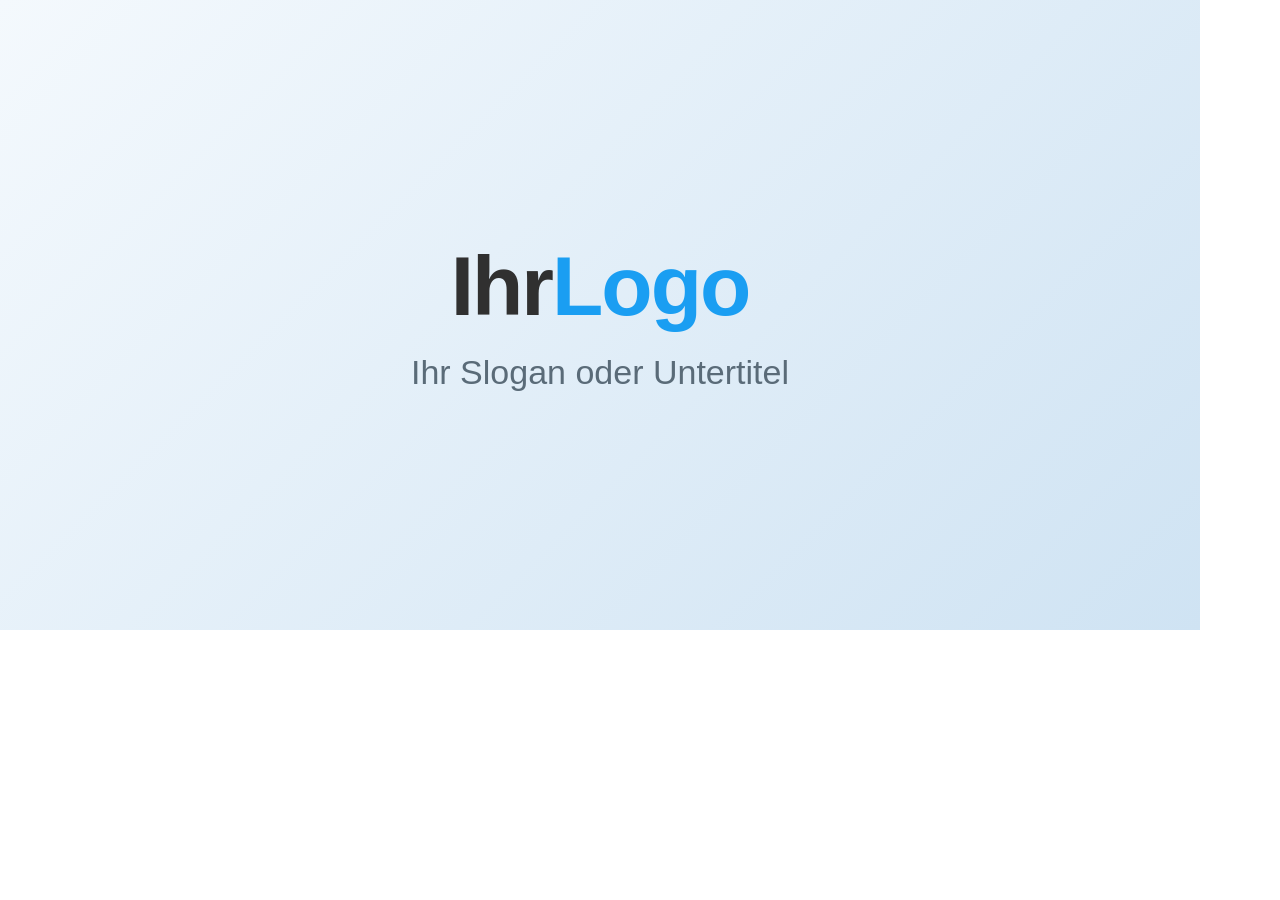
<file: design/og-image.html>
<!-- Share-Bild-Vorlage (1200x630). Anpassen, dann: chrome --headless --window-size=1200,630 --screenshot=static/assets/img/og-image.png file://$PWD/design/og-image.html -->
<!doctype html><meta charset=utf-8><style>html,body{margin:0}div{width:1200px;height:630px;background:linear-gradient(135deg,#f4f9fd,#cfe3f3);display:flex;flex-direction:column;align-items:center;justify-content:center;font-family:-apple-system,Helvetica,Arial;color:#303030}h1{font-size:84px;margin:0;letter-spacing:-2px}p{font-size:34px;color:#5a6b78;margin:18px 0 0}b{color:#1a9ef2}</style><div><h1>Ihr<b>Logo</b></h1><p>Ihr Slogan oder Untertitel</p></div>
</file>
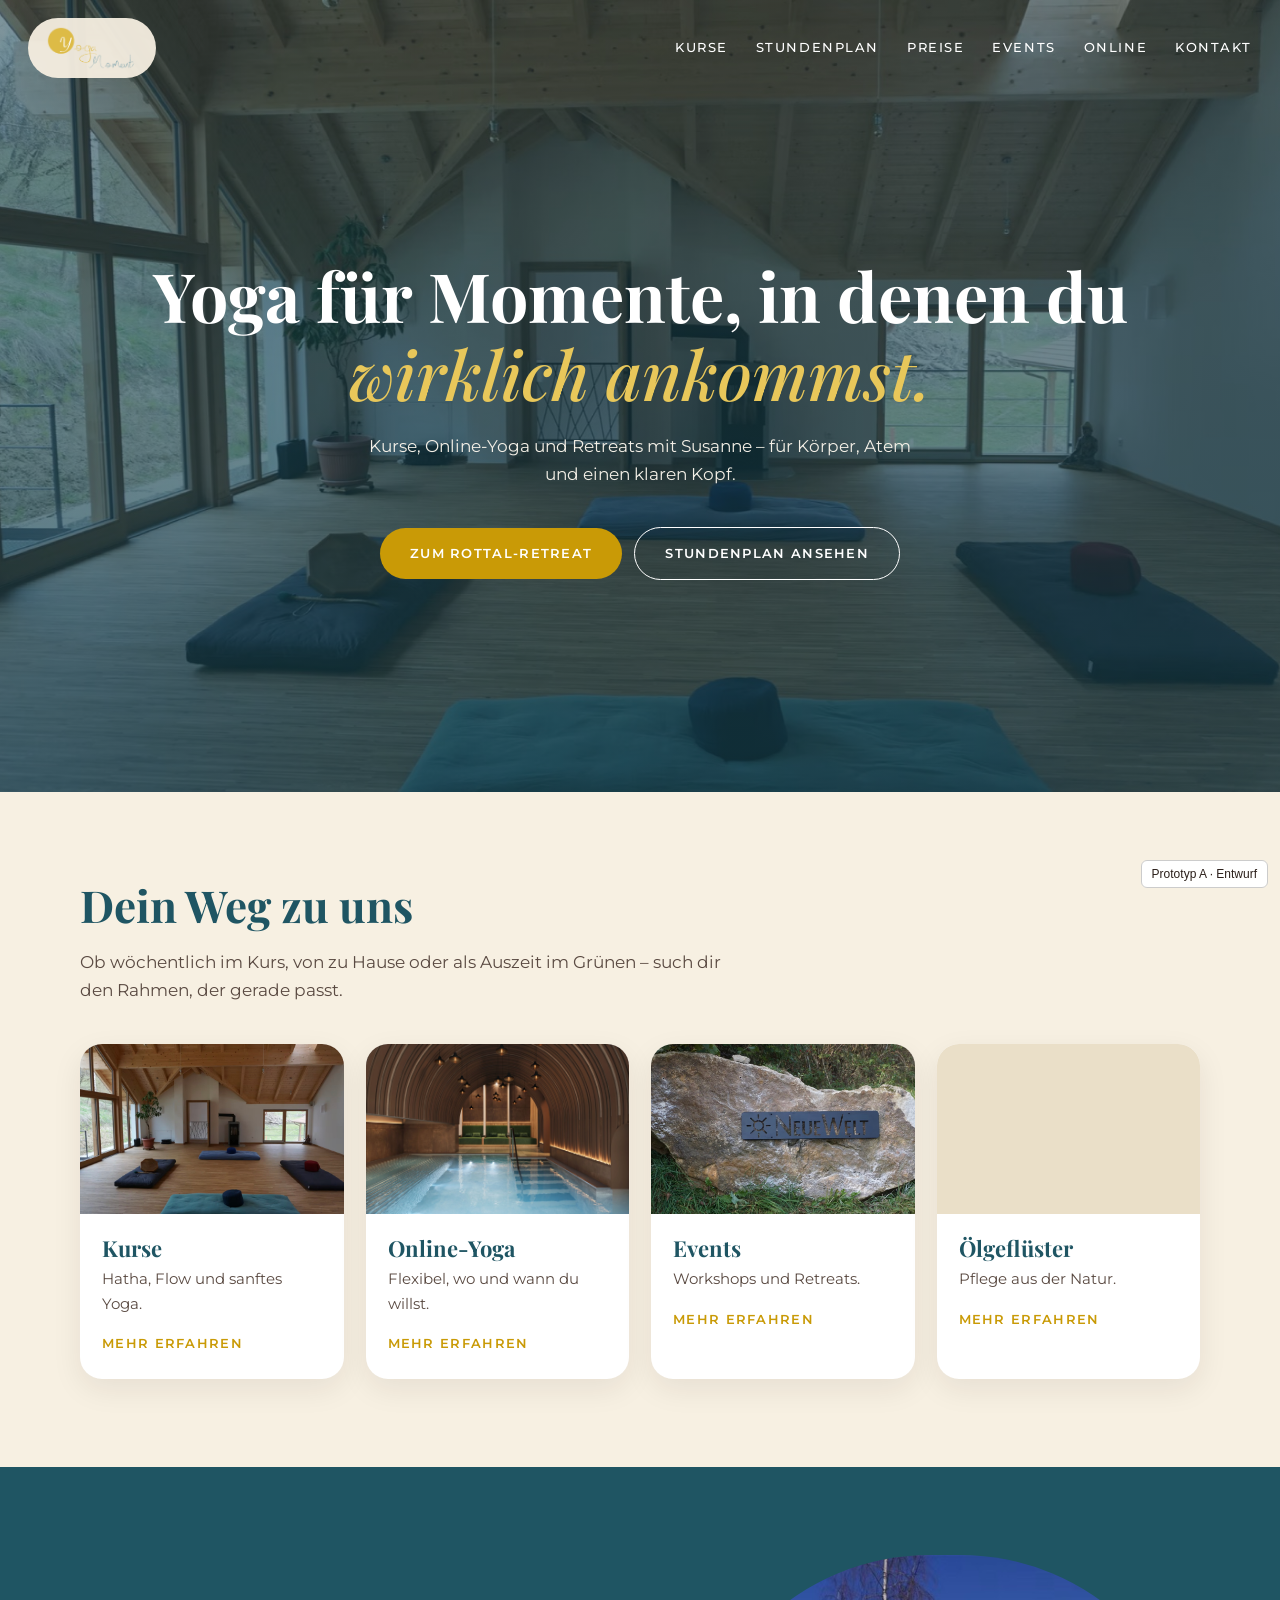
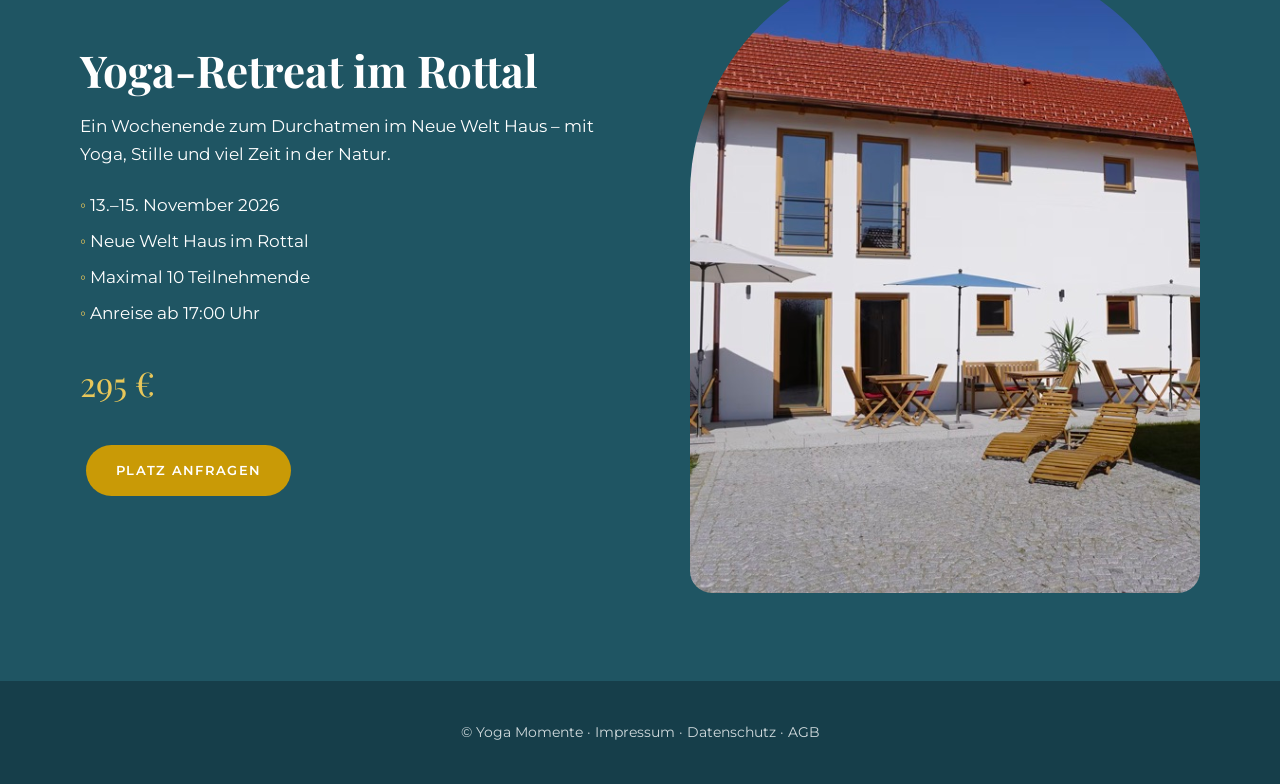
<file: design/proto-a.html>
<!doctype html>
<html lang="de"><head><meta charset="utf-8"><meta name="viewport" content="width=device-width,initial-scale=1">
<title>Prototyp A – Foto-Hero</title>
<link href="https://fonts.googleapis.com/css2?family=Montserrat:wght@400;500;600&family=Playfair+Display:ital,wght@0,500;0,700;1,500&display=swap" rel="stylesheet">
<style>
:root{--gold:#c99a06;--gold-soft:#e8c75a;--petrol:#1f5563;--petrol-dk:#163e4a;--sky:#5f8a9c;--cream:#f7f0e2;--sand:#eadfc8;--ink:#2b1f1a}
*{box-sizing:border-box}body{margin:0;font:400 17px/1.65 Montserrat,sans-serif;color:var(--ink);background:var(--cream)}
img{max-width:100%;display:block}a{color:inherit;text-decoration:none}
.wrap{max-width:1160px;margin:0 auto;padding:0 20px}
header{position:absolute;inset:0 0 auto;z-index:5;display:flex;align-items:center;justify-content:space-between;padding:18px 28px}
header img{height:60px;background:rgba(247,240,226,.94);padding:8px 18px;border-radius:999px}
nav{display:flex;gap:28px;font-size:13px;letter-spacing:.12em;text-transform:uppercase;color:#fff;font-weight:500}
@media(max-width:820px){nav{display:none}header img{height:48px}}
.hero{position:relative;min-height:88vh;display:grid;place-items:center;text-align:center;color:#fff;padding:140px 20px 90px;background:linear-gradient(rgba(22,62,74,.55),rgba(22,62,74,.7)),url(proto-img/yogaraum.jpg) center/cover}
h1,h2,h3{font-family:'Playfair Display',serif;font-weight:700;line-height:1.15;margin:0}
.hero h1{font-size:clamp(38px,6vw,68px);max-width:15em;margin:0 auto 20px}
em{font-style:italic;font-weight:500;color:var(--gold-soft)}
.hero p{max-width:34em;margin:0 auto 32px;color:#f3efe6}
.btn{display:inline-block;padding:15px 30px;border-radius:999px;font-size:13px;letter-spacing:.1em;text-transform:uppercase;font-weight:600;margin:6px}
.btn.gold{background:var(--gold);color:#fff}.btn.ghost{border:1.5px solid #fff;color:#fff}
section{padding:88px 0}
h2{font-size:clamp(30px,4vw,44px);color:var(--petrol);margin-bottom:14px}
.lead{max-width:38em;color:#5a4a42}
.cards{display:grid;grid-template-columns:repeat(auto-fit,minmax(230px,1fr));gap:22px;margin-top:40px}
.card{background:#fff;border-radius:22px;overflow:hidden;box-shadow:0 10px 30px rgba(43,31,26,.08)}
.card .ph{height:170px;background:var(--sand) center/cover}
.card div.t{padding:22px}.card h3{font-size:22px;color:var(--petrol);margin-bottom:6px}.card p{margin:0 0 12px;font-size:15px;color:#5a4a42}
.card a.l{color:var(--gold);font-weight:600;font-size:13px;letter-spacing:.1em;text-transform:uppercase}
.retreat{background:var(--petrol);color:#fff}
.retreat .grid{display:grid;grid-template-columns:1.1fr 1fr;gap:48px;align-items:center}
@media(max-width:820px){.retreat .grid{grid-template-columns:1fr}}
.retreat h2{color:#fff}.retreat .pic{border-radius:240px 240px 22px 22px;aspect-ratio:4/5;background:url(proto-img/haus.jpg) 35% center/cover}
.facts{list-style:none;padding:0;margin:22px 0 28px;display:grid;gap:8px}.facts li:before{content:"◦ ";color:var(--gold-soft)}
.price{font-family:'Playfair Display',serif;font-size:34px;color:var(--gold-soft)}
footer{background:var(--petrol-dk);color:#cfd9dc;text-align:center;padding:40px 20px;font-size:14px}
.note{position:fixed;right:12px;bottom:12px;background:#fff;border:1px solid #ccc;padding:6px 10px;font:12px sans-serif;border-radius:6px;z-index:9}
</style></head><body>
<div class="note">Prototyp A · Entwurf</div>
<header><img src="proto-img/logo.png" alt="Yoga Momente"><nav><a>Kurse</a><a>Stundenplan</a><a>Preise</a><a>Events</a><a>Online</a><a>Kontakt</a></nav></header>
<div class="hero"><div><h1>Yoga für Momente, in denen du <em>wirklich ankommst.</em></h1>
<p>Kurse, Online-Yoga und Retreats mit Susanne – für Körper, Atem und einen klaren Kopf.</p>
<a class="btn gold" href="#">Zum Rottal-Retreat</a><a class="btn ghost" href="#">Stundenplan ansehen</a></div></div>
<section><div class="wrap"><h2>Dein Weg zu uns</h2><p class="lead">Ob wöchentlich im Kurs, von zu Hause oder als Auszeit im Grünen – such dir den Rahmen, der gerade passt.</p>
<div class="cards">
<a class="card" href="#"><div class="ph" style="background-image:url(proto-img/yogaraum.jpg)"></div><div class="t"><h3>Kurse</h3><p>Hatha, Flow und sanftes Yoga.</p><span class="l" style="color:var(--gold);font-weight:600;font-size:13px;letter-spacing:.1em;text-transform:uppercase">Mehr erfahren</span></div></a>
<a class="card" href="#"><div class="ph" style="background-image:url(proto-img/pool.jpg)"></div><div class="t"><h3>Online-Yoga</h3><p>Flexibel, wo und wann du willst.</p><span style="color:var(--gold);font-weight:600;font-size:13px;letter-spacing:.1em;text-transform:uppercase">Mehr erfahren</span></div></a>
<a class="card" href="#"><div class="ph" style="background-image:url(proto-img/stein.jpg)"></div><div class="t"><h3>Events</h3><p>Workshops und Retreats.</p><span style="color:var(--gold);font-weight:600;font-size:13px;letter-spacing:.1em;text-transform:uppercase">Mehr erfahren</span></div></a>
<a class="card" href="#"><div class="ph"></div><div class="t"><h3>Ölgeflüster</h3><p>Pflege aus der Natur.</p><span style="color:var(--gold);font-weight:600;font-size:13px;letter-spacing:.1em;text-transform:uppercase">Mehr erfahren</span></div></a>
</div></div></section>
<section class="retreat"><div class="wrap grid"><div><h2>Yoga-Retreat im Rottal</h2>
<p>Ein Wochenende zum Durchatmen im Neue Welt Haus – mit Yoga, Stille und viel Zeit in der Natur.</p>
<ul class="facts"><li>13.–15. November 2026</li><li>Neue Welt Haus im Rottal</li><li>Maximal 10 Teilnehmende</li><li>Anreise ab 17:00 Uhr</li></ul>
<div class="price">295 €</div><br><a class="btn gold" href="#">Platz anfragen</a></div><div class="pic"></div></div></section>
<footer>© Yoga Momente · Impressum · Datenschutz · AGB</footer>
</body></html>
</file>
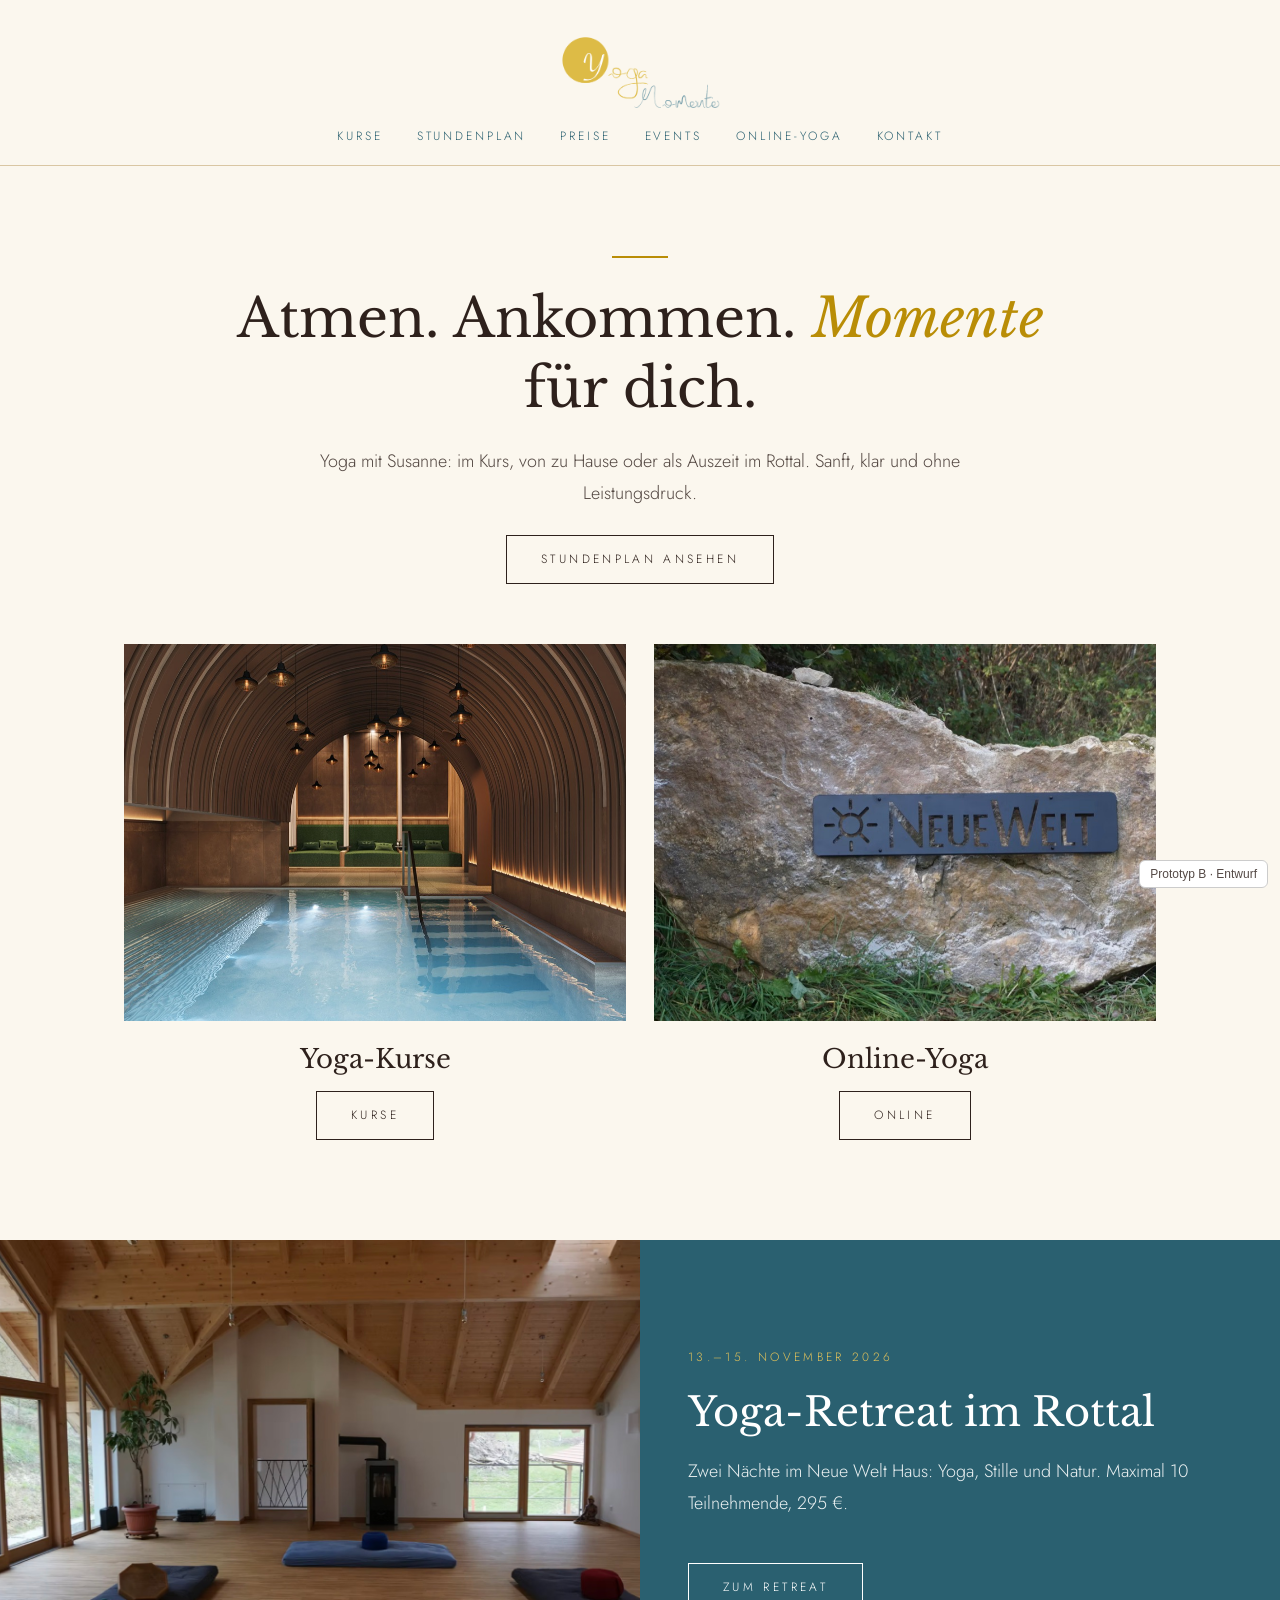
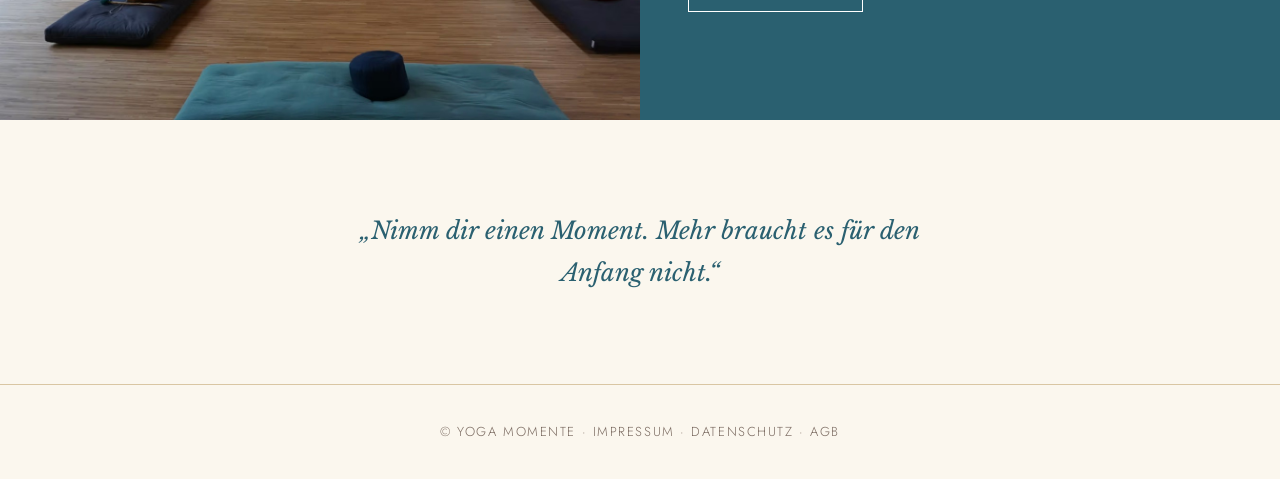
<file: design/proto-b.html>
<!doctype html>
<html lang="de"><head><meta charset="utf-8"><meta name="viewport" content="width=device-width,initial-scale=1">
<title>Prototyp B – Ruhig und editorial</title>
<link href="https://fonts.googleapis.com/css2?family=Jost:wght@300;400&family=Libre+Baskerville:ital@0;1&display=swap" rel="stylesheet">
<style>
:root{--gold:#b98d06;--petrol:#2a6070;--sky:#5f8a9c;--cream:#f4ecdc;--paper:#fbf7ee;--clay:#d9c6a3;--ink:#2e211c}
*{box-sizing:border-box}body{margin:0;font:300 18px/1.75 Jost,sans-serif;color:rgba(46,33,28,.82);background:var(--paper)}
img{max-width:100%;display:block}a{color:inherit;text-decoration:none}
.wrap{max-width:1080px;margin:0 auto;padding:0 24px}
header{display:flex;flex-direction:column;align-items:center;padding:34px 20px 18px;gap:14px;border-bottom:1px solid var(--clay)}
header img{height:78px}
nav{display:flex;flex-wrap:wrap;justify-content:center;gap:10px 34px;font-size:12px;letter-spacing:.24em;text-transform:uppercase;color:var(--petrol)}
h1,h2,h3{font-family:'Libre Baskerville',serif;font-weight:400;color:var(--ink);line-height:1.3;margin:0}
.intro{text-align:center;padding:90px 0 60px}
.intro h1{font-size:clamp(32px,5vw,54px);max-width:16em;margin:0 auto 22px}
.intro h1 i{color:var(--gold)}
.intro p{max-width:36em;margin:0 auto}
.btn{display:inline-block;border:1px solid var(--ink);padding:13px 34px;font-size:12px;letter-spacing:.28em;text-transform:uppercase;color:var(--ink);margin-top:26px}
.btn:hover{background:var(--ink);color:#fff}.btn.fill{background:var(--petrol);border-color:var(--petrol);color:#fff}
.tiles{display:grid;grid-template-columns:repeat(2,1fr);gap:28px}
@media(max-width:760px){.tiles{grid-template-columns:1fr}}
.tile{text-align:center}.tile .ph{aspect-ratio:4/3;background:var(--clay) center/cover;margin-bottom:22px}
.tile h3{font-size:26px}.tile .btn{margin-top:14px}
.band{background:var(--petrol);color:#eaf0f1;margin-top:100px}
.band .row{display:grid;grid-template-columns:1fr 1fr;min-height:480px}
@media(max-width:760px){.band .row{grid-template-columns:1fr}}
.band .pic{background:url(proto-img/yogaraum.jpg) center/cover;min-height:300px}
.band .txt{padding:64px 48px;align-self:center}
.band h2{color:#fff;font-size:clamp(28px,3.4vw,40px);margin-bottom:6px}
.band .kicker{font-size:12px;letter-spacing:.28em;text-transform:uppercase;color:#e3c25a;margin-bottom:18px}
.band .btn{border-color:#fff;color:#fff}.band .btn:hover{background:#fff;color:var(--petrol)}
.quote{text-align:center;padding:90px 0}.quote p{font-family:'Libre Baskerville',serif;font-style:italic;font-size:24px;max-width:26em;margin:0 auto;color:var(--petrol)}
.rule{width:56px;height:2px;background:var(--gold);margin:0 auto 26px}
footer{border-top:1px solid var(--clay);text-align:center;padding:36px 20px;font-size:13px;letter-spacing:.12em;color:#7a6a60}
.note{position:fixed;right:12px;bottom:12px;background:#fff;border:1px solid #ccc;padding:6px 10px;font:12px sans-serif;border-radius:6px;z-index:9}
</style></head><body>
<div class="note">Prototyp B · Entwurf</div>
<header><img src="proto-img/logo.png" alt="Yoga Momente"><nav><a>Kurse</a><a>Stundenplan</a><a>Preise</a><a>Events</a><a>Online-Yoga</a><a>Kontakt</a></nav></header>
<div class="wrap intro"><div class="rule"></div><h1>Atmen. Ankommen. <i>Momente</i> für dich.</h1>
<p>Yoga mit Susanne: im Kurs, von zu Hause oder als Auszeit im Rottal. Sanft, klar und ohne Leistungsdruck.</p><a class="btn" href="#">Stundenplan ansehen</a></div>
<div class="wrap"><div class="tiles">
<div class="tile"><div class="ph" style="background-image:url(proto-img/pool.jpg)"></div><h3>Yoga-Kurse</h3><a class="btn" href="#">Kurse</a></div>
<div class="tile"><div class="ph" style="background-image:url(proto-img/stein.jpg)"></div><h3>Online-Yoga</h3><a class="btn" href="#">Online</a></div>
</div></div>
<section class="band"><div class="row"><div class="pic"></div><div class="txt"><div class="kicker">13.–15. November 2026</div><h2>Yoga-Retreat im Rottal</h2>
<p>Zwei Nächte im Neue Welt Haus: Yoga, Stille und Natur. Maximal 10 Teilnehmende, 295 €.</p><a class="btn" href="#">Zum Retreat</a></div></div></section>
<div class="wrap quote"><p>„Nimm dir einen Moment. Mehr braucht es für den Anfang nicht.“</p></div>
<footer>© YOGA MOMENTE · IMPRESSUM · DATENSCHUTZ · AGB</footer>
</body></html>
</file>
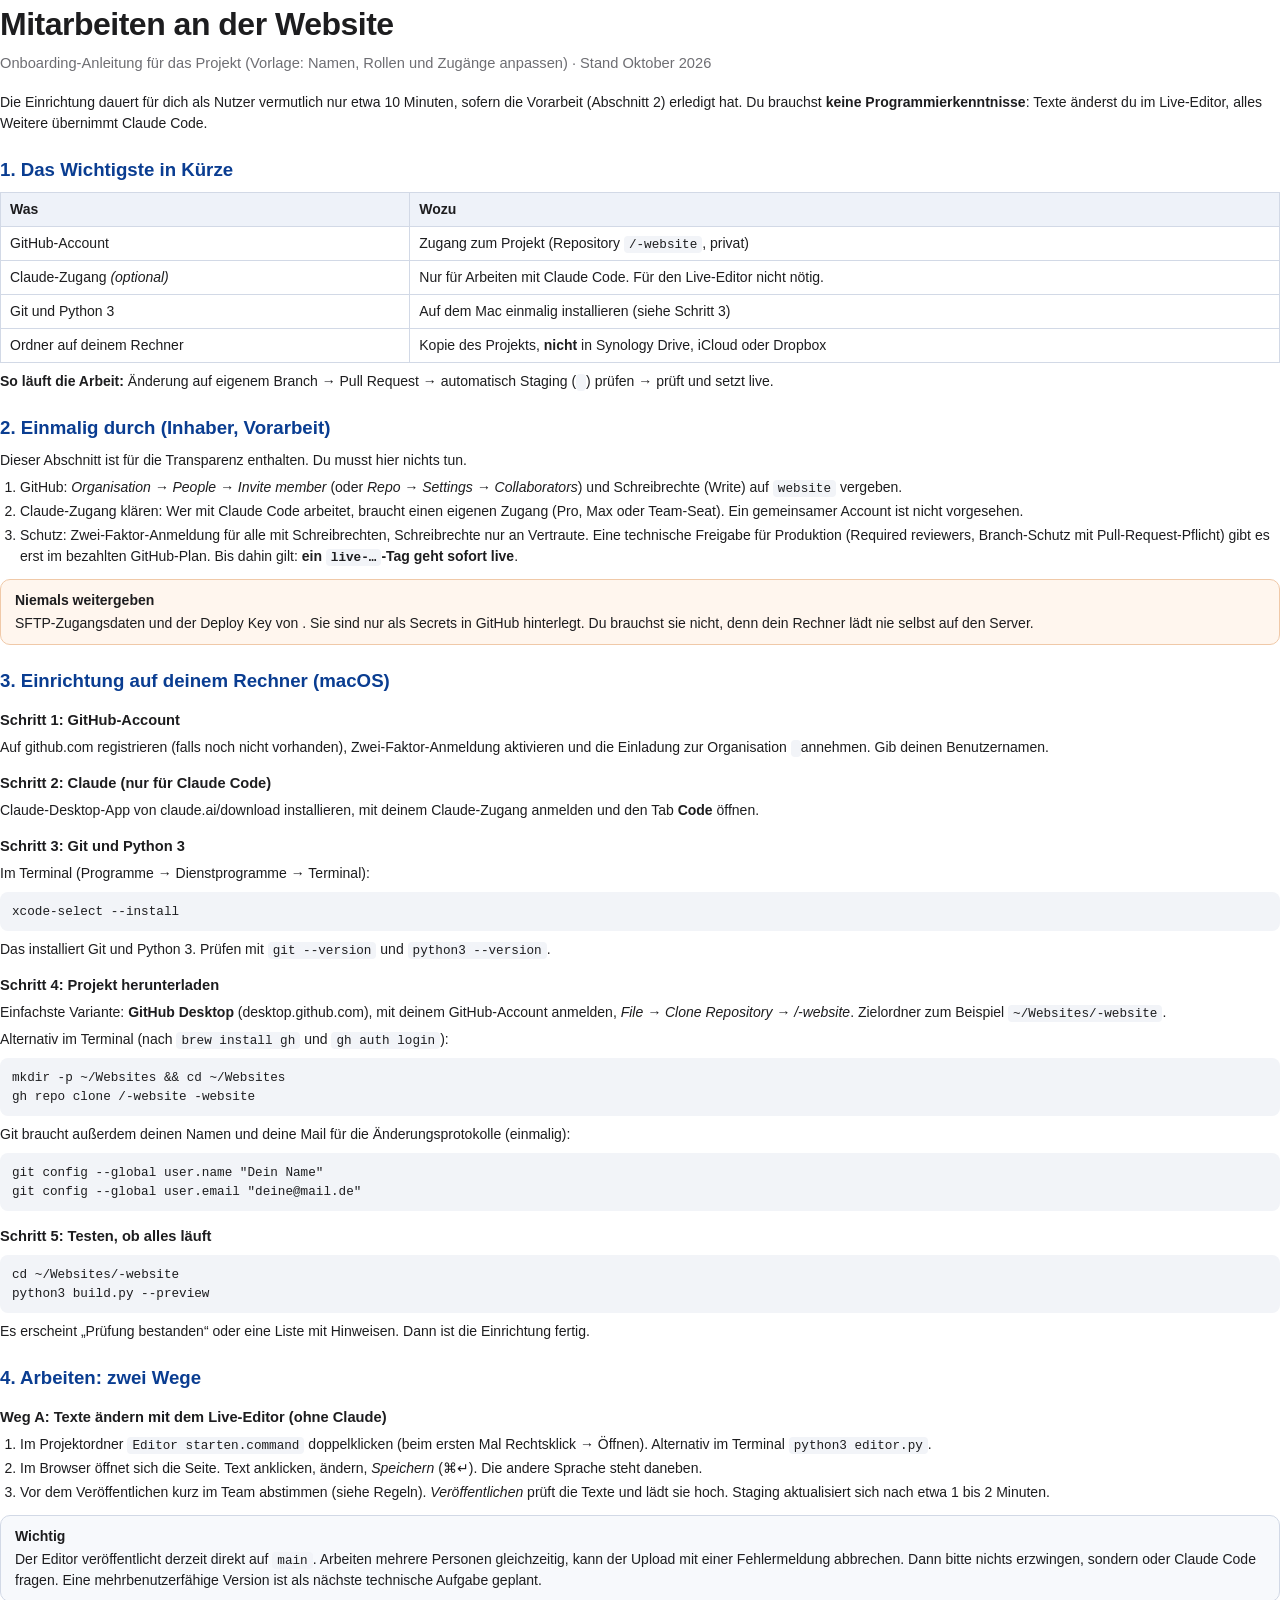
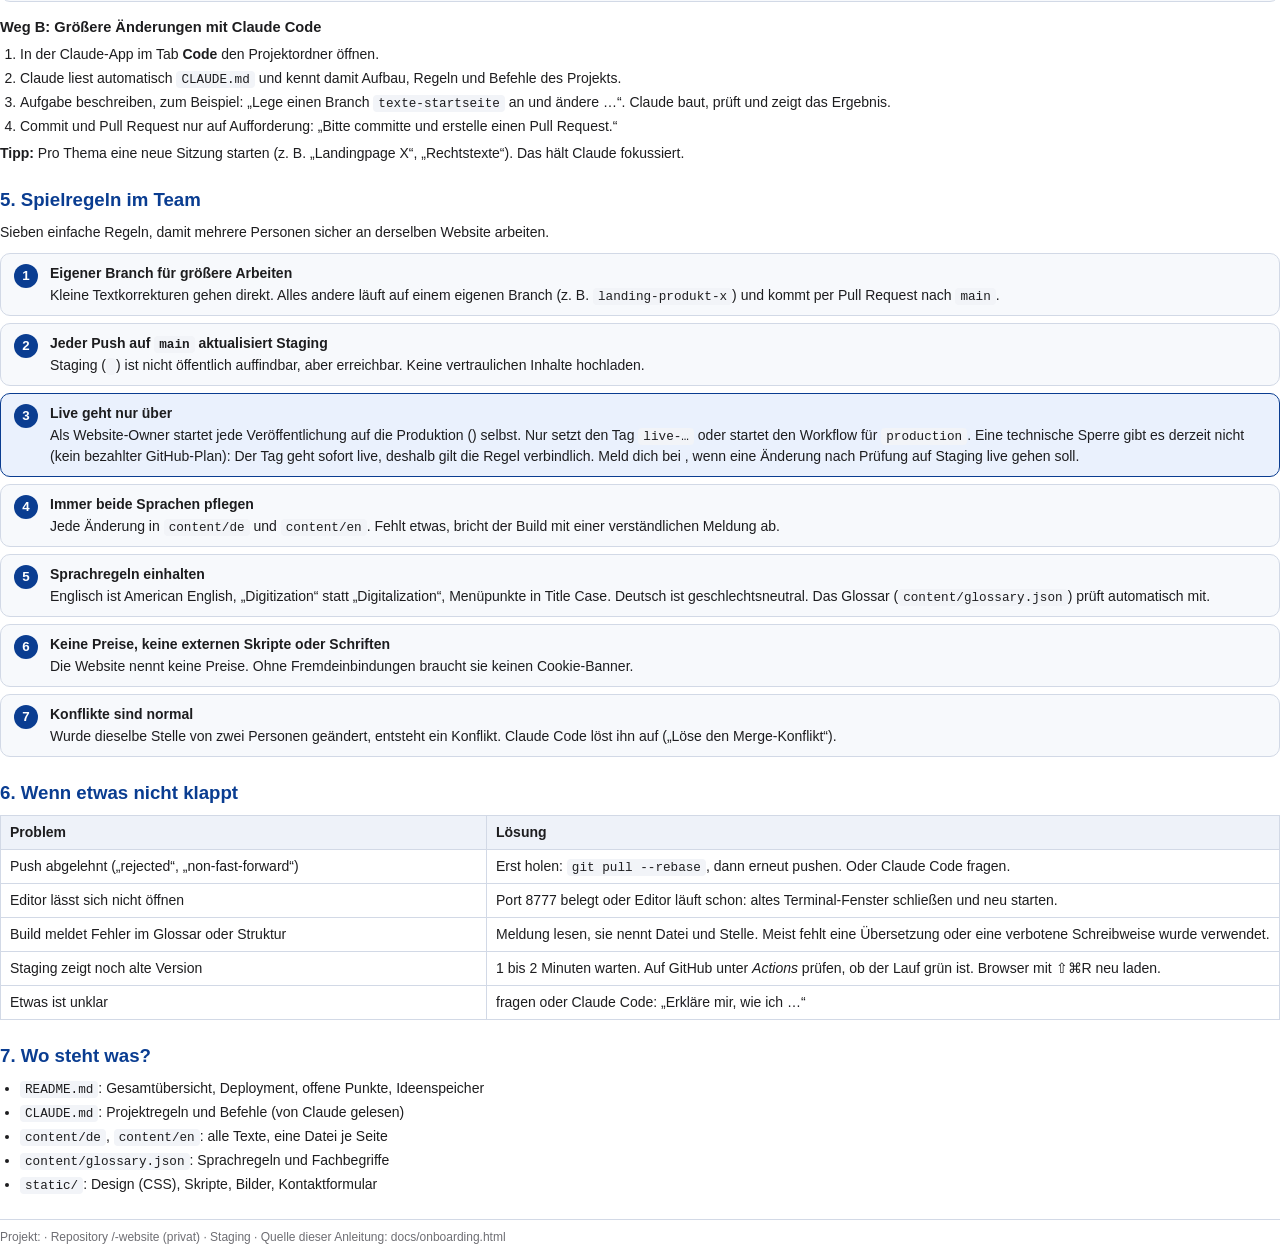
<file: docs/onboarding.html>
<!doctype html>
<html lang="de">
<head>
<meta charset="utf-8">
<title>Onboarding Website-Projekt <Kunde></title>
<style>
  @page { size: A4; margin: 18mm 18mm 18mm 18mm; }
  * { box-sizing: border-box; }
  body { font-family: -apple-system, "Helvetica Neue", Arial, sans-serif; color: #1d1d1f; font-size: 10.5pt; line-height: 1.5; margin: 0; }
  h1 { font-size: 24pt; margin: 0 0 4px; letter-spacing: -0.5px; }
  .sub { color: #6e6e73; margin: 0 0 18px; font-size: 11pt; }
  h2 { font-size: 14pt; margin: 22px 0 8px; color: #0a3d91; break-after: avoid; }
  h3 { font-size: 11pt; margin: 14px 0 4px; break-after: avoid; }
  p { margin: 6px 0; }
  ol, ul { margin: 6px 0; padding-left: 20px; }
  li { margin: 3px 0; }
  code, pre { font-family: Menlo, Consolas, monospace; font-size: 9.5pt; }
  code { background: #f2f4f8; padding: 1px 5px; border-radius: 4px; }
  pre { background: #f2f4f8; border-radius: 8px; padding: 10px 12px; margin: 8px 0; white-space: pre-wrap; break-inside: avoid; }
  .box { border: 1px solid #d2d9e6; background: #f7f9fc; border-radius: 10px; padding: 10px 14px; margin: 12px 0; break-inside: avoid; }
  .box strong.t { display: block; margin-bottom: 2px; }
  .warn { border-color: #f0c9a8; background: #fff6ee; }
  table { border-collapse: collapse; width: 100%; margin: 8px 0; break-inside: avoid; }
  th, td { border: 1px solid #d2d9e6; padding: 6px 9px; text-align: left; vertical-align: top; }
  th { background: #eef2f9; }
  .step { counter-increment: s; }
  .rules { margin: 10px 0; }
  .rule { display: flex; gap: 12px; align-items: flex-start; border: 1px solid #d2d9e6; background: #f7f9fc; border-radius: 10px; padding: 9px 13px; margin: 7px 0; break-inside: avoid; }
  .rule strong { display: block; margin-bottom: 1px; }
  .rule .n { flex: 0 0 24px; height: 24px; border-radius: 50%; background: #0a3d91; color: #fff; font-weight: 700; font-size: 10pt; text-align: center; line-height: 24px; margin-top: 1px; }
  .rule--key { border-color: #0a3d91; background: #eaf1fd; }
  .foot { margin-top: 24px; color: #6e6e73; font-size: 9pt; border-top: 1px solid #d2d9e6; padding-top: 8px; }
</style>
</head>
<body>

<h1>Mitarbeiten an der Website</h1>
<p class="sub">Onboarding-Anleitung für das Projekt <domain> (Vorlage: Namen, Rollen und Zugänge anpassen) · Stand Oktober 2026</p>

<p>Die Einrichtung dauert für dich als Nutzer vermutlich nur etwa 10 Minuten, sofern <Verantwortliche Person> die Vorarbeit (Abschnitt 2) erledigt hat. Du brauchst <strong>keine Programmierkenntnisse</strong>: Texte änderst du im Live-Editor, alles Weitere übernimmt Claude Code.</p>

<h2>1. Das Wichtigste in Kürze</h2>
<table>
  <tr><th style="width:32%">Was</th><th>Wozu</th></tr>
  <tr><td>GitHub-Account</td><td>Zugang zum Projekt (Repository <code><org>/<kunde>-website</code>, privat)</td></tr>
  <tr><td>Claude-Zugang <em>(optional)</em></td><td>Nur für Arbeiten mit Claude Code. Für den Live-Editor nicht nötig.</td></tr>
  <tr><td>Git und Python 3</td><td>Auf dem Mac einmalig installieren (siehe Schritt 3)</td></tr>
  <tr><td>Ordner auf deinem Rechner</td><td>Kopie des Projekts, <strong>nicht</strong> in Synology Drive, iCloud oder Dropbox</td></tr>
</table>
<p><strong>So läuft die Arbeit:</strong> Änderung auf eigenem Branch → Pull Request → automatisch Staging (<code><staging-url></code>) prüfen → <Verantwortliche Person> prüft und setzt live.</p>

<h2>2. Einmalig durch <Verantwortliche Person> (Inhaber, Vorarbeit)</h2>
<p>Dieser Abschnitt ist für die Transparenz enthalten. Du musst hier nichts tun.</p>
<ol>
  <li>GitHub: <em>Organisation <org> → People → Invite member</em> (oder <em>Repo → Settings → Collaborators</em>) und Schreibrechte (Write) auf <code>website</code> vergeben.</li>
  <li>Claude-Zugang klären: Wer mit Claude Code arbeitet, braucht einen eigenen Zugang (Pro, Max oder Team-Seat). Ein gemeinsamer Account ist nicht vorgesehen.</li>
  <li>Schutz: Zwei-Faktor-Anmeldung für alle mit Schreibrechten, Schreibrechte nur an Vertraute. Eine technische Freigabe für Produktion (Required reviewers, Branch-Schutz mit Pull-Request-Pflicht) gibt es erst im bezahlten GitHub-Plan. Bis dahin gilt: <strong>ein <code>live-…</code>-Tag geht sofort live</strong>.</li>
</ol>
<div class="box warn"><strong class="t">Niemals weitergeben</strong>SFTP-Zugangsdaten und der Deploy Key von <Verantwortliche Person>. Sie sind nur als Secrets in GitHub hinterlegt. Du brauchst sie nicht, denn dein Rechner lädt nie selbst auf den Server.</div>

<h2>3. Einrichtung auf deinem Rechner (macOS)</h2>
<h3>Schritt 1: GitHub-Account</h3>
<p>Auf github.com registrieren (falls noch nicht vorhanden), Zwei-Faktor-Anmeldung aktivieren und die Einladung zur Organisation <code><org></code> annehmen. Gib <Verantwortliche Person> deinen Benutzernamen.</p>

<h3>Schritt 2: Claude (nur für Claude Code)</h3>
<p>Claude-Desktop-App von claude.ai/download installieren, mit deinem Claude-Zugang anmelden und den Tab <strong>Code</strong> öffnen.</p>

<h3>Schritt 3: Git und Python 3</h3>
<p>Im Terminal (Programme → Dienstprogramme → Terminal):</p>
<pre>xcode-select --install</pre>
<p>Das installiert Git und Python 3. Prüfen mit <code>git --version</code> und <code>python3 --version</code>.</p>

<h3>Schritt 4: Projekt herunterladen</h3>
<p>Einfachste Variante: <strong>GitHub Desktop</strong> (desktop.github.com), mit deinem GitHub-Account anmelden, <em>File → Clone Repository → <org>/<kunde>-website</em>. Zielordner zum Beispiel <code>~/Websites/<Kunde>-website</code>.</p>
<p>Alternativ im Terminal (nach <code>brew install gh</code> und <code>gh auth login</code>):</p>
<pre>mkdir -p ~/Websites &amp;&amp; cd ~/Websites
gh repo clone <org>/<kunde>-website <Kunde>-website</pre>
<p>Git braucht außerdem deinen Namen und deine Mail für die Änderungsprotokolle (einmalig):</p>
<pre>git config --global user.name "Dein Name"
git config --global user.email "deine@mail.de"</pre>

<h3>Schritt 5: Testen, ob alles läuft</h3>
<pre>cd ~/Websites/<Kunde>-website
python3 build.py --preview</pre>
<p>Es erscheint „Prüfung bestanden“ oder eine Liste mit Hinweisen. Dann ist die Einrichtung fertig.</p>

<h2>4. Arbeiten: zwei Wege</h2>
<h3>Weg A: Texte ändern mit dem Live-Editor (ohne Claude)</h3>
<ol>
  <li>Im Projektordner <code>Editor starten.command</code> doppelklicken (beim ersten Mal Rechtsklick → Öffnen). Alternativ im Terminal <code>python3 editor.py</code>.</li>
  <li>Im Browser öffnet sich die Seite. Text anklicken, ändern, <em>Speichern</em> (⌘↵). Die andere Sprache steht daneben.</li>
  <li>Vor dem Veröffentlichen kurz im Team abstimmen (siehe Regeln). <em>Veröffentlichen</em> prüft die Texte und lädt sie hoch. Staging aktualisiert sich nach etwa 1 bis 2 Minuten.</li>
</ol>
<div class="box"><strong class="t">Wichtig</strong>Der Editor veröffentlicht derzeit direkt auf <code>main</code>. Arbeiten mehrere Personen gleichzeitig, kann der Upload mit einer Fehlermeldung abbrechen. Dann bitte nichts erzwingen, sondern <Verantwortliche Person> oder Claude Code fragen. Eine mehrbenutzerfähige Version ist als nächste technische Aufgabe geplant.</div>

<h3>Weg B: Größere Änderungen mit Claude Code</h3>
<ol>
  <li>In der Claude-App im Tab <strong>Code</strong> den Projektordner öffnen.</li>
  <li>Claude liest automatisch <code>CLAUDE.md</code> und kennt damit Aufbau, Regeln und Befehle des Projekts.</li>
  <li>Aufgabe beschreiben, zum Beispiel: „Lege einen Branch <code>texte-startseite</code> an und ändere …“. Claude baut, prüft und zeigt das Ergebnis.</li>
  <li>Commit und Pull Request nur auf Aufforderung: „Bitte committe und erstelle einen Pull Request.“</li>
</ol>
<p><strong>Tipp:</strong> Pro Thema eine neue Sitzung starten (z. B. „Landingpage X“, „Rechtstexte“). Das hält Claude fokussiert.</p>

<h2>5. Spielregeln im Team</h2>
<p>Sieben einfache Regeln, damit mehrere Personen sicher an derselben Website arbeiten.</p>
<div class="rules">
  <div class="rule"><span class="n">1</span><div><strong>Eigener Branch für größere Arbeiten</strong>Kleine Textkorrekturen gehen direkt. Alles andere läuft auf einem eigenen Branch (z. B. <code>landing-produkt-x</code>) und kommt per Pull Request nach <code>main</code>.</div></div>
  <div class="rule"><span class="n">2</span><div><strong>Jeder Push auf <code>main</code> aktualisiert Staging</strong>Staging (<code><staging-url></code>) ist nicht öffentlich auffindbar, aber erreichbar. Keine vertraulichen Inhalte hochladen.</div></div>
  <div class="rule rule--key"><span class="n">3</span><div><strong>Live geht nur über <Verantwortliche Person></strong>Als Website-Owner startet <Verantwortliche Person> jede Veröffentlichung auf die Produktion (<domain>) selbst. Nur <Verantwortliche Person> setzt den Tag <code>live-…</code> oder startet den Workflow für <code>production</code>. Eine technische Sperre gibt es derzeit nicht (kein bezahlter GitHub-Plan): Der Tag geht sofort live, deshalb gilt die Regel verbindlich. Meld dich bei <Verantwortliche Person>, wenn eine Änderung nach Prüfung auf Staging live gehen soll.</div></div>
  <div class="rule"><span class="n">4</span><div><strong>Immer beide Sprachen pflegen</strong>Jede Änderung in <code>content/de</code> und <code>content/en</code>. Fehlt etwas, bricht der Build mit einer verständlichen Meldung ab.</div></div>
  <div class="rule"><span class="n">5</span><div><strong>Sprachregeln einhalten</strong>Englisch ist American English, „Digitization“ statt „Digitalization“, Menüpunkte in Title Case. Deutsch ist geschlechtsneutral. Das Glossar (<code>content/glossary.json</code>) prüft automatisch mit.</div></div>
  <div class="rule"><span class="n">6</span><div><strong>Keine Preise, keine externen Skripte oder Schriften</strong>Die Website nennt keine Preise. Ohne Fremdeinbindungen braucht sie keinen Cookie-Banner.</div></div>
  <div class="rule"><span class="n">7</span><div><strong>Konflikte sind normal</strong>Wurde dieselbe Stelle von zwei Personen geändert, entsteht ein Konflikt. Claude Code löst ihn auf („Löse den Merge-Konflikt“).</div></div>
</div>

<h2>6. Wenn etwas nicht klappt</h2>
<table>
  <tr><th style="width:38%">Problem</th><th>Lösung</th></tr>
  <tr><td>Push abgelehnt („rejected“, „non-fast-forward“)</td><td>Erst holen: <code>git pull --rebase</code>, dann erneut pushen. Oder Claude Code fragen.</td></tr>
  <tr><td>Editor lässt sich nicht öffnen</td><td>Port 8777 belegt oder Editor läuft schon: altes Terminal-Fenster schließen und neu starten.</td></tr>
  <tr><td>Build meldet Fehler im Glossar oder Struktur</td><td>Meldung lesen, sie nennt Datei und Stelle. Meist fehlt eine Übersetzung oder eine verbotene Schreibweise wurde verwendet.</td></tr>
  <tr><td>Staging zeigt noch alte Version</td><td>1 bis 2 Minuten warten. Auf GitHub unter <em>Actions</em> prüfen, ob der Lauf grün ist. Browser mit ⇧⌘R neu laden.</td></tr>
  <tr><td>Etwas ist unklar</td><td><Verantwortliche Person> fragen oder Claude Code: „Erkläre mir, wie ich …“</td></tr>
</table>

<h2>7. Wo steht was?</h2>
<ul>
  <li><code>README.md</code>: Gesamtübersicht, Deployment, offene Punkte, Ideenspeicher</li>
  <li><code>CLAUDE.md</code>: Projektregeln und Befehle (von Claude gelesen)</li>
  <li><code>content/de</code>, <code>content/en</code>: alle Texte, eine Datei je Seite</li>
  <li><code>content/glossary.json</code>: Sprachregeln und Fachbegriffe</li>
  <li><code>static/</code>: Design (CSS), Skripte, Bilder, Kontaktformular</li>
</ul>

<p class="foot">Projekt: <domain> · Repository <org>/<kunde>-website (privat) · Staging <staging-url> · Quelle dieser Anleitung: docs/onboarding.html</p>
</body>
</html>
</file>
